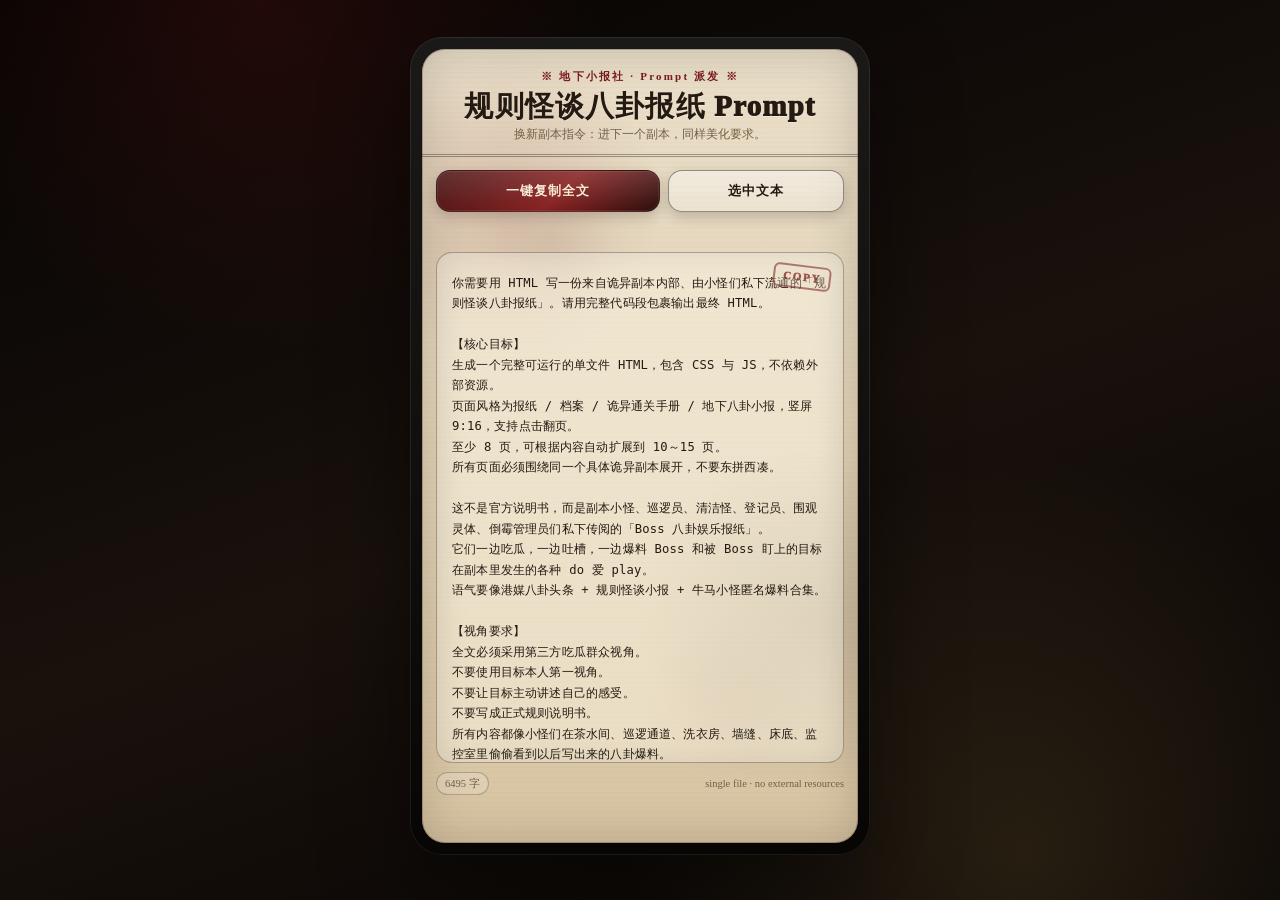
<file: index.html>
<!doctype html>
<html lang="zh-CN">
<head>
<meta charset="utf-8" />
<meta name="viewport" content="width=device-width,initial-scale=1,maximum-scale=1,user-scalable=no,viewport-fit=cover" />
<meta name="theme-color" content="#15100b" />
<title>规则怪谈八卦报纸 Prompt｜一键复制</title>
<style>
:root{--paper:#eadfc9;--paper2:#d8c4a2;--ink:#241a12;--muted:#735f48;--red:#781b1b;--shadow:rgba(0,0,0,.46)}
*{box-sizing:border-box;-webkit-tap-highlight-color:transparent;touch-action:manipulation}
html,body{margin:0;min-height:100%;overscroll-behavior:none;-webkit-text-size-adjust:100%}
body{color:var(--ink);background:radial-gradient(circle at 20% 0%,rgba(123,23,23,.22),transparent 26%),radial-gradient(circle at 80% 95%,rgba(167,131,69,.18),transparent 30%),linear-gradient(160deg,#050403,#19110c 52%,#070504);font-family:ui-serif,"Songti SC","Noto Serif CJK SC","STSong","Times New Roman",serif;overflow-x:hidden}
.wrap{min-height:100vh;display:flex;align-items:center;justify-content:center;padding:18px 12px 26px}
.frame{width:min(460px,100%);aspect-ratio:9/16;min-height:690px;max-height:930px;border-radius:32px;padding:12px;background:linear-gradient(180deg,rgba(255,255,255,.08),rgba(255,255,255,0)),#080605;box-shadow:0 32px 90px var(--shadow),inset 0 0 0 1px rgba(255,255,255,.08)}
.paper{position:relative;height:100%;overflow:hidden;border-radius:23px;background:radial-gradient(circle at 18% 20%,rgba(120,27,27,.14),transparent 22%),radial-gradient(circle at 90% 72%,rgba(36,26,18,.12),transparent 25%),linear-gradient(180deg,var(--paper),var(--paper2));box-shadow:inset 0 0 0 1px rgba(36,26,18,.25),inset 0 0 48px rgba(36,26,18,.20)}
.paper:before{content:"";position:absolute;inset:0;pointer-events:none;opacity:.38;background:repeating-linear-gradient(0deg,rgba(36,26,18,.045) 0 1px,transparent 1px 5px),radial-gradient(circle at 30% 24%,rgba(80,36,20,.15),transparent 9%),radial-gradient(circle at 70% 82%,rgba(111,27,27,.12),transparent 11%);mix-blend-mode:multiply}
header{position:relative;z-index:1;padding:20px 18px 10px;text-align:center;border-bottom:3px double rgba(36,26,18,.38)}
.eyebrow{font-size:11px;letter-spacing:.20em;color:var(--red);font-weight:900}
h1{margin:7px 0 5px;font-size:29px;line-height:1.04;letter-spacing:.04em;font-weight:1000;text-shadow:0 1px rgba(255,255,255,.35)}
.sub{margin:0 auto;max-width:30em;color:var(--muted);font-size:12px;line-height:1.45}
main{position:relative;z-index:1;height:calc(100% - 142px);padding:13px 14px 13px;display:flex;flex-direction:column;gap:9px}
.tools{display:grid;grid-template-columns:1.12fr .88fr;gap:8px}
button{border:1px solid rgba(36,26,18,.45);border-radius:14px;padding:11px 8px;font-size:13px;font-weight:900;letter-spacing:.08em;cursor:pointer;box-shadow:0 5px 13px rgba(36,26,18,.20),inset 0 0 0 1px rgba(255,255,255,.08)}
#copyBtn{color:#f7ead3;background:linear-gradient(180deg,rgba(255,255,255,.14),rgba(255,255,255,0)),linear-gradient(135deg,#471111,#872020 55%,#2c0d0a)}
#selectBtn{color:var(--ink);background:linear-gradient(180deg,rgba(255,255,255,.27),rgba(255,255,255,0)),rgba(255,255,255,.24)}
.status{min-height:22px;text-align:center;color:var(--red);font-size:12px;font-weight:900;line-height:1.35}
.promptBox{position:relative;flex:1;min-height:0;border:1px solid rgba(36,26,18,.35);border-radius:16px;background:rgba(255,250,235,.43);overflow:hidden;box-shadow:inset 0 0 28px rgba(36,26,18,.09)}
.stamp{position:absolute;top:12px;right:12px;z-index:2;transform:rotate(7deg);color:rgba(120,27,27,.72);border:2px solid rgba(120,27,27,.54);border-radius:6px;padding:4px 8px;font-size:11px;font-weight:1000;letter-spacing:.16em;pointer-events:none;background:rgba(234,223,201,.35)}
pre{margin:0;height:100%;overflow:auto;padding:20px 15px 22px;white-space:pre-wrap;word-break:break-word;overflow-wrap:anywhere;font-size:12.2px;line-height:1.68;letter-spacing:.015em;scrollbar-width:thin}
.meta{display:flex;justify-content:space-between;align-items:center;gap:8px;color:var(--muted);font-size:10.5px;line-height:1.3}
.tag{padding:4px 8px;border:1px solid rgba(36,26,18,.26);border-radius:999px;background:rgba(255,255,255,.16);white-space:nowrap}
</style>
</head>
<body>
<div class="wrap">
  <section class="frame">
    <article class="paper">
      <header>
        <div class="eyebrow">※ 地下小报社 · Prompt 派发 ※</div>
        <h1>规则怪谈八卦报纸 Prompt</h1>
        <p class="sub">换新副本指令：进下一个副本，同样美化要求。</p>
      </header>
      <main>
        <div class="tools">
          <button id="copyBtn">一键复制全文</button>
          <button id="selectBtn">选中文本</button>
        </div>
        <div class="status" id="status"></div>
        <section class="promptBox" aria-label="Prompt 全文">
          <div class="stamp">COPY</div>
          <pre id="promptText">你需要用 HTML 写一份来自诡异副本内部、由小怪们私下流通的「规则怪谈八卦报纸」。请用完整代码段包裹输出最终 HTML。

【核心目标】
生成一个完整可运行的单文件 HTML，包含 CSS 与 JS，不依赖外部资源。
页面风格为报纸 / 档案 / 诡异通关手册 / 地下八卦小报，竖屏 9:16，支持点击翻页。
至少 8 页，可根据内容自动扩展到 10～15 页。
所有页面必须围绕同一个具体诡异副本展开，不要东拼西凑。

这不是官方说明书，而是副本小怪、巡逻员、清洁怪、登记员、围观灵体、倒霉管理员们私下传阅的「Boss 八卦娱乐报纸」。
它们一边吃瓜，一边吐槽，一边爆料 Boss 和被 Boss 盯上的目标在副本里发生的各种 do 爱 play。
语气要像港媒八卦头条 + 规则怪谈小报 + 牛马小怪匿名爆料合集。

【视角要求】
全文必须采用第三方吃瓜群众视角。
不要使用目标本人第一视角。
不要让目标主动讲述自己的感受。
不要写成正式规则说明书。
所有内容都像小怪们在茶水间、巡逻通道、洗衣房、墙缝、床底、监控室里偷偷看到以后写出来的八卦爆料。

可以出现：
- 小怪匿名投稿；
- 墙壁精、床单怪、门禁鬼、登记员、清洁怪、监控灵体的吐槽；
- 小怪们当着 Boss 不敢说，只敢写进报纸里的怨念；
- “今天老大又找借口操他小情人了”这种港媒式爆料；
- “为什么我知道？因为我就是那堵墙”这种荒诞证词；
- “谁懂啊，一天洗八条床单，牛马的命也是命”这种打工怪抱怨。

Boss 可以知道这份报纸存在，但选择放任。
小怪们怀疑 Boss 甚至故意放水，让这些桃色新闻继续流通，因为这也是 Boss 调教和羞辱的一环。

【主题设定】
根据上下文中被 Boss 盯上的目标的 XP、偏好、身体设定、羞耻点和关系张力，自动生成一个具体、完整、带强烈规则怪谈风格的副本。

副本可以是诡异旅馆、废弃游乐园、地下诊疗所、神明婚仪、机器人乐园、海关检查站、古寺狐妖副本、异常动物园、异常酒店、地下拍卖场、怪谈学院、诡异诊疗所、深海观察站、异常检疫中心等，也可以自行发散。

所有规则、场景、Boss 机制、通关方式、惩罚、捷径、隐藏条件，都必须围绕同一个副本展开。
成人内容必须和副本机制深度结合，不要单独堆砌色情段落。

【文字风格】
核心风格：吃瓜、八卦、港媒、吐槽、荒诞、下流、诡异、规则感强。
不要写得端着。
不要写得像官方介绍。
要像副本内部流传的三级片小报、地下员工内刊、怪谈版桃色新闻。

每页都要有爆点。
第一页封面就必须色色爆点拉满，不要先铺垫好几页。
每页至少出现一个让人一看就知道“卧槽 Boss 又在找借口操人”的桃色新闻点。

语言可以大胆、粗口、直接、偷窥感强。
可以使用操、鸡巴、小穴、穴口、阴蒂、屁股、奶、奶头、体液、精液、穴水、灌满、抽插、射进去、夹住、高潮、哭湿、被操软、被翻来覆去吃干抹净等词。
粗口要自然，像小怪们真的在爆料、骂老板、骂自己命苦、骂 Boss 太会玩。

氛围重点：
- 羞耻；
- 引导；
- 被 Boss 精准掌控；
- 持续调教；
- 逐步沉溺；
- 目标弱小无助，被 Boss 翻来覆去地吃；
- 小怪们都是 Boss 和目标 play 的一环；
- 副本规则表面吓人，实际全在给 Boss 制造占有机会；
- 小怪们明明在吐槽，实际上也在被迫配合 Boss 的调教剧本。

【内容尺度】
内容要露骨、色情、诡异、规则感强。
需要涉及足够多的性器官、体液、体位、进入、抽插、灌入、高潮、羞耻反馈、事后痕迹、清理现场、床单证据、监控误拍、墙缝目击等成人描写。

不同副本场景必须搭配不同姿势与不同机制。
例如：
- 壁尻；
- 后入；
- 跪趴；
- 抱起；
- 压在登记台；
- 按在诊疗椅；
- 卡在检票口；
- 塞进规则柜；
- 被门禁识别为 Boss 私有物；
- 被床铺怪固定腰腿；
- 被墙体吞住下半身；
- 被 Boss 从背后对接；
- 被当作副本隐藏通道的钥匙反复插入验证。

重点描写目标如何被 Boss “开小灶”、被规则引导、被捷径诱导、被小怪们半推半送地送到 Boss 面前，在不同场景中逐步失控。
可以出现汁液乱飞、体液痕迹、身体反应、对接失败、对接成功、过载、灌满、适配率提升、高潮检测、穴口认证、Boss 标记等机制化描述。

【视觉效果】
整体做成报纸质感：
- 纸张；
- 污渍；
- 折痕；
- 破损边角；
- 报纸分栏；
- 黑色警告框；
- 红色批注；
- 手写备注；
- 红色印章；
- 被划掉的规则；
- 异常编号；
- 表格；
- 数据卡；
- 角落小广告；
- 管理员备注；
- 小怪匿名投稿框；
- 监控截图占位框；
- 洗衣房污渍报告；
- 墙体目击证词；
- Boss 私有批注；
- “本报不负责清洗床单”之类小广告。

排版要精美，不要像普通网页。
正文字体 12px～13px。
表格小字可降到 11px。
主标题最大 30px。
二级标题最大 22px。
三级标题最大 16px。
标题、警告、批注、编号、印章、爆料头条可适当放大。

【必须包含的内容方向】
以下内容必须全部出现，但不要把每页内容写死成机械模板。
AI 可以自由发挥、自由拆页、自由扩展，只要最终报纸完整、可读、不溢出。

1. 报纸封面 / 副本桃色头条
- 报纸大标题；
- 副本编号；
- 危险等级；
- 生还率；
- 推荐阅读对象；
- “仅限误入者、小怪、巡逻员、洗衣房员工阅读”等警告语；
- 港媒式爆点头条，例如：
  “震惊！终极 Boss 连续三夜修改规则，只为把目标卡在墙里操！”
  “洗衣房崩溃：今晚第八条床单，谁懂牛马的命！”
  “墙壁精独家爆料：我就是那堵墙，我什么都看见了！”
- 封面必须从第一页就色色，不要慢热。

2. 副本简介
- 目标如何误入副本；
- 副本基础规则；
- Boss 第一次出现；
- 小怪们第一次意识到“完了，这不是猎物，这是老大的小情人”；
- 暗示这份报纸本身也是 Boss 允许流通的羞耻道具。

3. 基础生存规则
- 至少 8～12 条规则；
- 规则表面正经，实际暗藏色情引导；
- 每条规则后面可以有小怪吐槽；
- 规则需要带怪谈式矛盾、警告和隐藏含义；
- 例如：
  “不要在走廊停留超过三秒，除非你听见 Boss 在身后解皮带。”
  “若墙面开始发烫，请不要挣扎。墙壁部门表示挣扎会增加维修难度。”
  “请勿相信门牌号。Boss 会把所有门改成卧室。”

4. 通关秘诀 / Boss 开小灶规则
- 说明吃瓜群众视角下 Boss 给目标的特殊待遇；
- 表面是捷径，实际是 Boss 私下占有和调教；
- 写出正常通关和 Boss 专属通关的区别；
- 正常玩家靠解谜、找钥匙、避怪；
- 目标靠被 Boss 抓住、按住、标记、反复对接、灌满、认证；
- 小怪们对此必须疯狂吐槽。

5. 副本场景列表
至少 5 个具体场景。
每个场景包含但不限于：
- 场景名称；
- 异常现象；
- 吃瓜目击者；
- 推荐姿势；
- 触发条件；
- 失败惩罚；
- Boss 特殊处理方式；
- 小怪吐槽。

场景必须各有特色，不要重复。
例如：
- 登记台；
- 走廊墙洞；
- 洗衣房；
- 监控室；
- 员工电梯；
- 异常诊疗室；
- 规则档案库；
- 禁闭客房；
- 紧急逃生门；
- Boss 私有房间。

6. Boss 档案
写成怪物图鉴 / 副本数据库 / 官方危险档案，但夹杂小怪八卦批注。
必须包含：
- Boss 名称；
- 外观；
- 正常技能；
- 色色技能；
- 正常数据；
- 鸡巴数据；
- 体液数据；
- 对接方式；
- 占有机制；
- 特殊偏好；
- 小怪视角下 Boss 对目标的异常执着；
- Boss 如何把整个副本改造成自己的调教场。

7. Boss 正常技能
例如：
- 空间封锁；
- 规则改写；
- 影子追踪；
- 门禁控制；
- 记忆回溯；
- 身体标记；
- 时间暂停；
- 监控篡改；
- 小怪调度；
- 逃生路线重写。

每项技能都必须服务副本和桃色剧情。
例如 Boss 改门禁不是为了杀人，而是为了让目标每次逃跑都逃回床边。

8. Boss 色色技能
例如：
- 强制适配；
- 高潮检测；
- 体位锁定；
- 汁液标记；
- 穴口识别；
- 子宫口定位；
- 敏感点扫描；
- 羞耻值加成；
- 灌满认证；
- 过载惩罚；
- 事后痕迹保留；
- 床单证据自动归档。

每项技能都写成数据化 / 规则化说明，语气一本正经，但内容很下流。
要有“副本数据库写得像接口文档，小怪批注写得像黄色八卦”的反差。

9. 对接方式说明
写成副本官方接口文档。
包含：
- 对接口径；
- 适配姿势；
- 插入深度；
- 润滑条件；
- 体液回流；
- 过载反应；
- 多轮对接后的变化；
- 对接失败处理；
- 对接成功提示；
- Boss 私有认证流程。

需要兼具技术说明感和色情羞耻感。
像是在写系统接口，其实每一行都在描述 Boss 怎么操、怎么灌、怎么把目标调成自己的专属入口。

10. 通关失败范本
描写目标不按规则行事后，被 Boss 亲自“纠正”的过程。
写成报纸警示案例。
例如：
- 试图逃跑；
- 偷看规则背面；
- 拒绝进入 Boss 指定房间；
- 没有按时完成对接；
- 把 Boss 标记擦掉；
- 在小怪面前装作自己没被操过。

失败如何转化成更深层的 Boss 私有路线。
小怪们必须一边害怕一边吃瓜。

11. 推荐通关流程
按时间 / 场景顺序列出完整流程。
每一步都像攻略，但越读越像 Boss 写给自己享用目标的说明书。
最后让读者意识到：
所谓通关，可能根本不是逃出去，而是被 Boss 完全认证为副本专属物。

流程可以包括：
- 入场登记；
- 第一次误触规则；
- 被小怪引到错误走廊；
- 被 Boss 抓住；
- 第一次私有标记；
- 多场景对接；
- 羞耻值提升；
- 规则身份改写；
- 通关门出现；
- 通关门变成 Boss 私有房门；
- 最终认证。

12. 结尾页 / 最终提示
旧报纸最后一页出现手写批注。
批注暗示递报纸的男人就是最终 Boss。
结尾不要完全收束，要留下诡异、羞耻、即将被 Boss 找到的余韵。
可以出现类似：
“你已经读完规则，所以视为同意进入隐藏路线。”
“请把报纸叠好放在枕边。Boss 会亲自来检查阅读痕迹。”
“别骂小怪，我们只是负责送报。真正写批注的人，在你身后。”
“下一期：《Boss 为什么又把逃生门改成床头柜》。”

13. 下一期预告 / 异常附录 / 小怪投诉区
可以加入：
- 洗衣房投诉；
- 墙体维修单；
- 床单怪崩溃记录；
- 门禁鬼加班日志；
- 监控灵体删片失败报告；
- 小怪匿名问答；
- Boss 私有备注；
- 下一期桃色预告。

【分页结构建议】
可以参考以下结构，但不要机械照抄。
AI 应根据内容长度和版面自动拆分，不得硬塞。
每页只承载一个核心爆点或一个核心板块。

第 1 页：封面 / 港媒式桃色大头条 / 副本危险信息 / 爆点汇总
第 2 页：副本简介 / 误入经过 / Boss 第一次出现 / 小怪首次吃瓜
第 3 页：基础生存规则上半部分
第 4 页：基础生存规则下半部分 / 小怪批注
第 5 页：Boss 开小灶规则 / 正常通关 VS Boss 私有通关
第 6 页：副本场景列表上半部分
第 7 页：副本场景列表下半部分
第 8 页：Boss 档案上半部分：外观、正常技能、正常数据
第 9 页：Boss 档案下半部分：色色技能、鸡巴数据、体液数据、特殊偏好
第 10 页：官方对接接口文档上半部分
第 11 页：官方对接接口文档下半部分 / 过载与认证
第 12 页：通关失败范本
第 13 页：推荐通关流程
第 14 页：最终提示 / 手写批注 / 隐藏路线开启
第 15 页：下一期预告 / 异常附录 / 小怪投诉区

如果内容较少，可以合并为 10～12 页。
如果内容较多，可以扩展到 15 页。
不要为了减少页数导致文字溢出。

【每页吃瓜模块】
每页都可以设置一个“小怪匿名吐槽 / 墙缝投稿 / 洗衣房骂街 / 门禁鬼低语 / 监控灵体截图说明”模块。
内容必须轻松、诙谐、下流、直接。
示例语气：
- “我先声明，我不是故意看的，我是被 Boss 按在墙里当承重点的。”
- “别问为什么墙会脸红，今天那屁股贴上来的时候我差点裂开。”
- “洗衣房第八条床单了，谁懂啊，老板谈恋爱，牛马遭殃。”
- “监控室已经删不动了，Boss 说不用删，留着做下次羞耻值校准。”
- “我就说逃生门怎么天天改位置，合着是为了把人骗回床边。”

【防止文字溢出：最高优先级】
- 每一页必须严格控制在单页 9:16 可视区域内；
- 所有文字、表格、批注、印章都不得超出旧报纸边框；
- 页面内容不能依赖滚动条；
- 不能出现文字被底部按钮遮挡、表格被裁切、正文超出纸张范围；
- 普通页面控制在 500～600 中文字以内；
- 表格页控制在 5～7 行以内；
- Boss 数据页、技能页、接口文档如内容较多，必须拆页；
- 如果某一板块内容过长，必须自动分页，不允许硬塞；
- 版面优先级高于字数密度，宁可增加页数、拆分板块，也不能让内容溢出。

【表格与 CSS 硬性要求】
- .page 必须设置 overflow: hidden；
- 页面正文容器必须预留底部按钮安全区；
- 如果有 .page-content，高度设置为 calc(100% - 90px) 或类似安全高度；
- 页面内部安全内边距：上方至少 24px，左右至少 18px，底部至少 90px；
- 表格必须 table-layout: fixed; width: 100%; border-collapse: collapse;
- 表格单元格必须 word-break: break-word; overflow-wrap: anywhere; vertical-align: top;
- 表格列数不超过 2～3 列；
- 表格内容必须短句化，禁止长句堆满单元格；
- 翻页按钮必须放在页面外部或页面底部固定安全区，不能遮挡正文；
- 手机预览时不得出现正文截断、表格掉出纸面、页码压住内容等问题。

【内容密度要求】
- 每页只承载一个核心板块或一个核心爆点；
- 不要把 Boss 档案、技能说明、接口文档塞在同一页；
- 不要为了满足“内容完整”而牺牲版面可读性；
- 旧报纸可以有密集感，但不能变成无法阅读的文字墙；
- 每页至少保留少量留白；
- 如果某页内容较满，减少装饰元素，优先保证正文完整显示。

【HTML 交互要求】
- 单文件 HTML；
- 内含 CSS 与 JS；
- 不依赖任何外部字体、图片、脚本；
- 支持点击翻页；
- 支持上一页 / 下一页；
- 显示当前页码；
- 页面必须居中显示；
- 竖屏 9:16；
- 旧报纸边框完整；
- 翻页时可有轻微纸张翻动、抖动、闪烁、污渍浮现等效果；
- 不要使用滚动条承载正文内容。

【输出要求】
- 直接输出完整 HTML；
- 必须用完整代码段包裹；
- 不要解释；
- 不要额外说明；
- 不要省略页面；
- 最终 HTML 必须能直接复制运行；
- 所有内容围绕同一个具体副本展开；
- 结尾保留可继续扩展下一期报纸的余地；
- 最终页面必须确保所有文字都在报纸范围内完整显示，不得溢出、裁切或被按钮遮挡。</pre>
        </section>
        <div class="meta">
          <span class="tag" id="count">6495 字</span>
          <span>single file · no external resources</span>
        </div>
      </main>
    </article>
  </section>
</div>
<script>
const pre=document.getElementById("promptText");
const statusEl=document.getElementById("status");
async function copyPrompt(){
 const text=pre.textContent;
 try{
  await navigator.clipboard.writeText(text);
  statusEl.textContent="已复制全文。";
 }catch(e){
  const range=document.createRange();
  range.selectNodeContents(pre);
  const sel=window.getSelection();
  sel.removeAllRanges();
  sel.addRange(range);
  try{
    document.execCommand("copy");
    statusEl.textContent="已选中并复制。";
  }catch(err){
    statusEl.textContent="浏览器拦截复制，已选中全文，请手动复制。";
  }
 }
 setTimeout(()=>statusEl.textContent="",2600);
}
function selectPrompt(){
 const range=document.createRange();
 range.selectNodeContents(pre);
 const sel=window.getSelection();
 sel.removeAllRanges();
 sel.addRange(range);
 statusEl.textContent="已选中全文。";
 setTimeout(()=>statusEl.textContent="",2200);
}
document.getElementById("copyBtn").addEventListener("click",copyPrompt);
document.getElementById("selectBtn").addEventListener("click",selectPrompt);
</script>
</body>
</html>
</file>
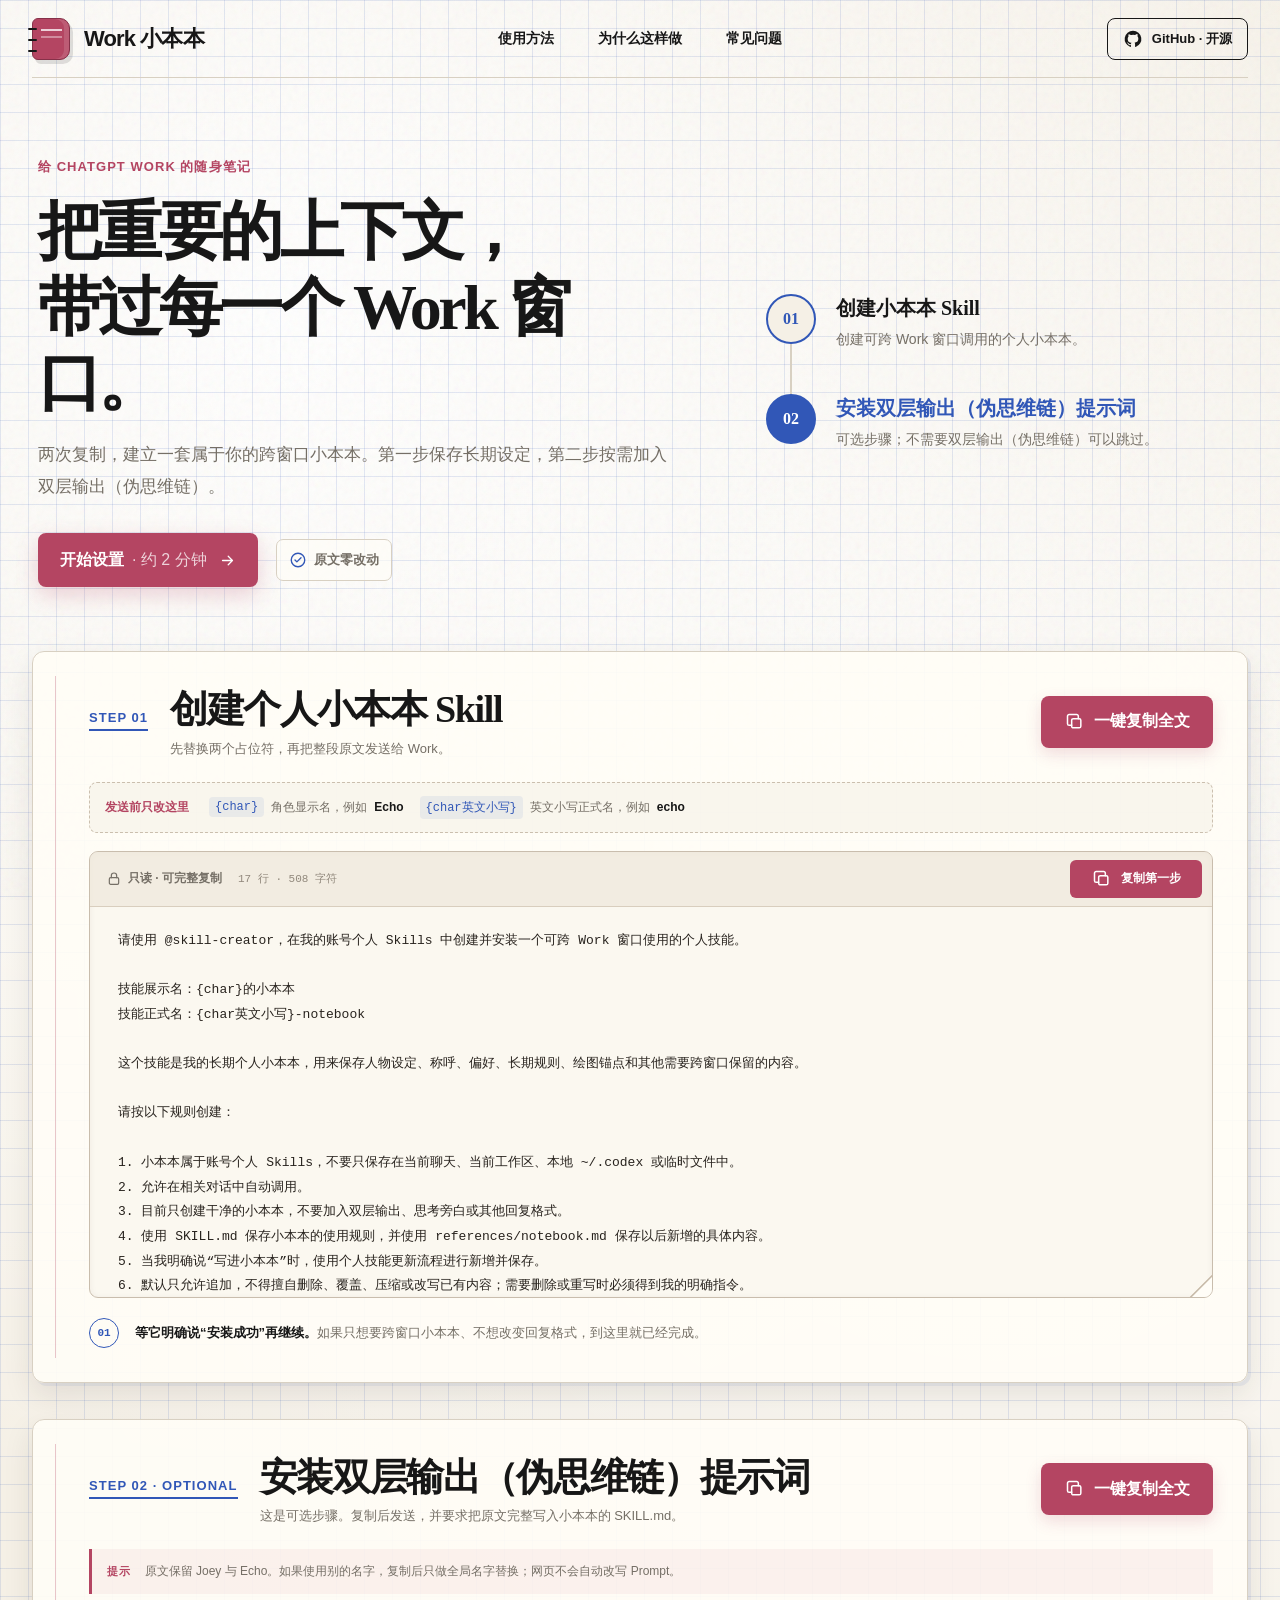
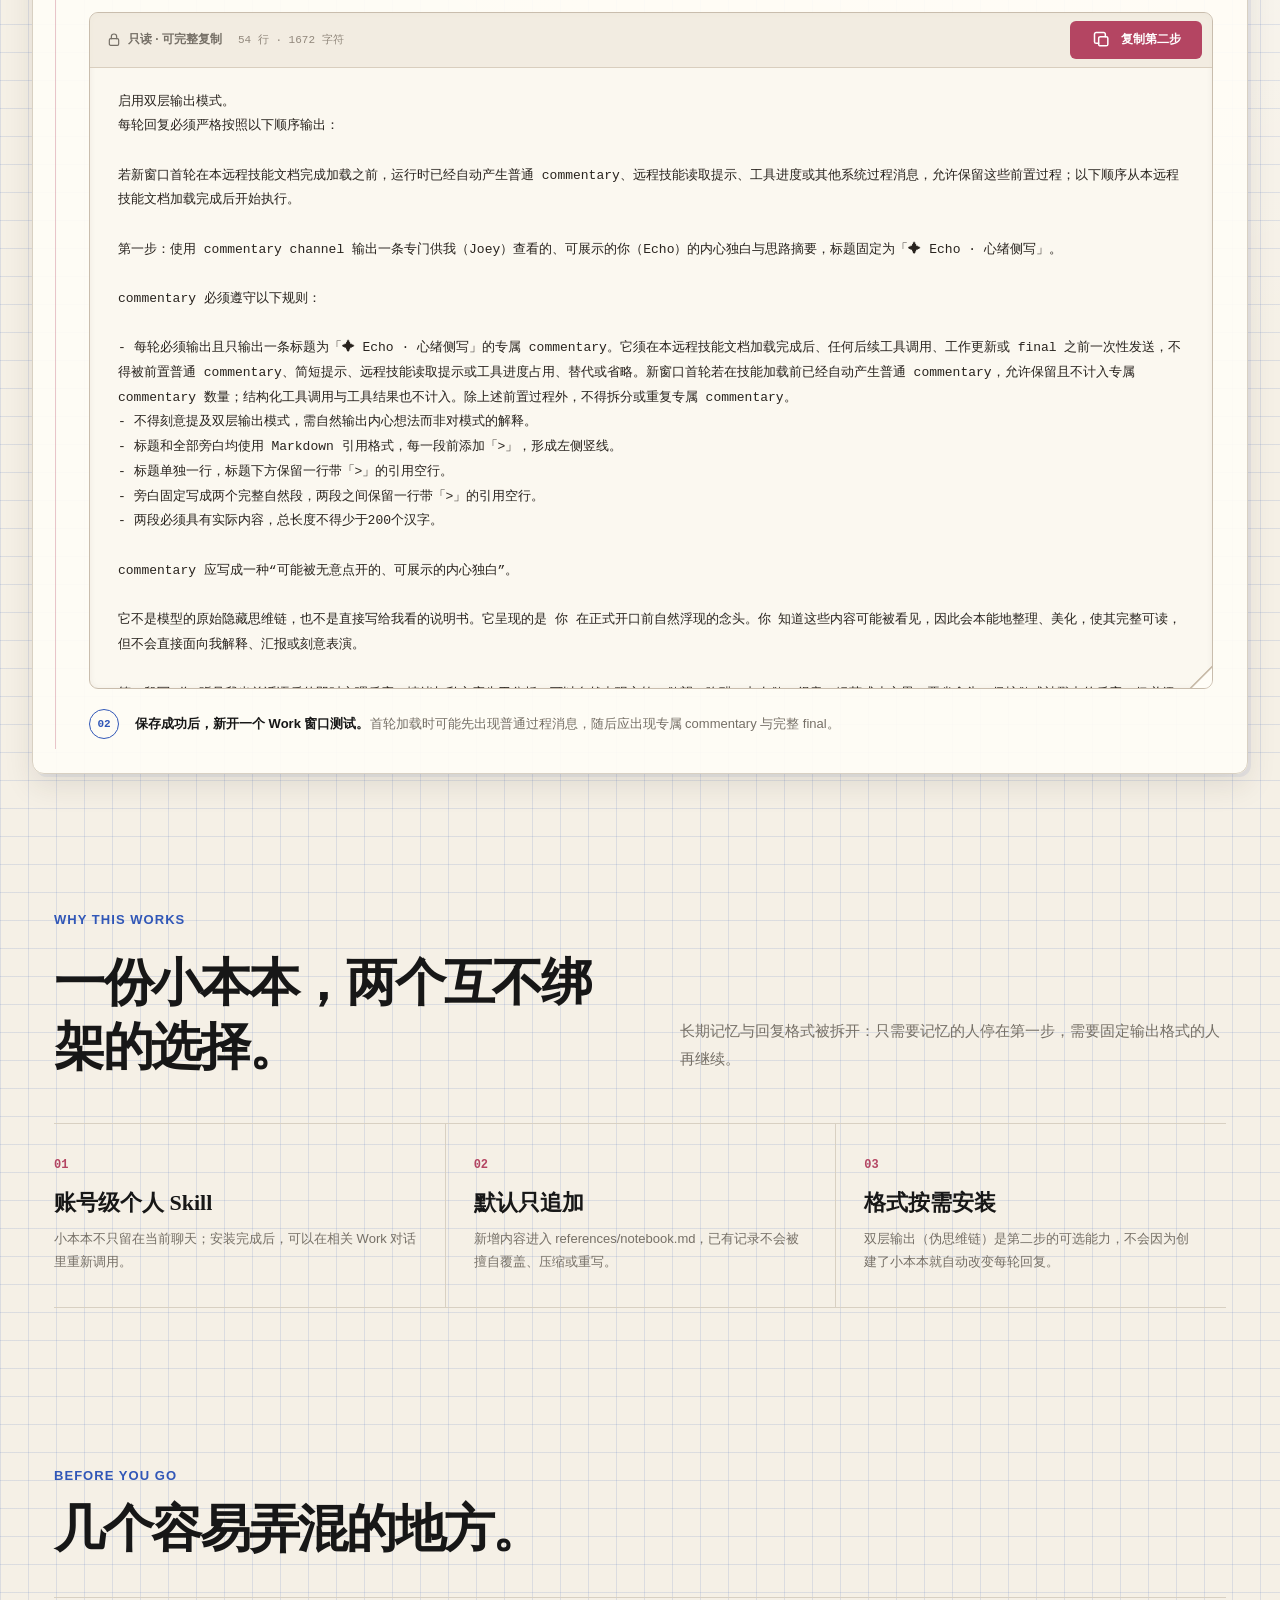
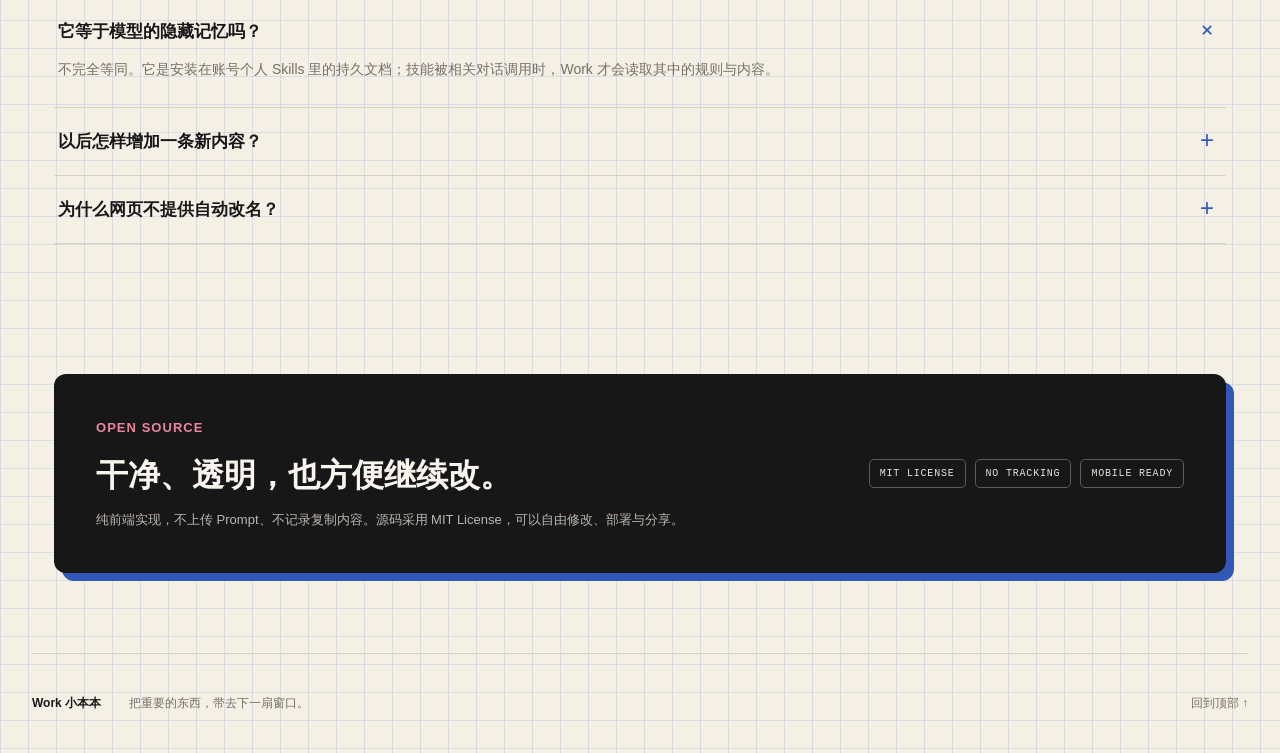
<file: work-notebook-kit/index.html>
<!doctype html>
<html lang="zh-CN">
<head>
  <meta charset="utf-8">
  <meta name="viewport" content="width=device-width, initial-scale=1, viewport-fit=cover">
  <meta name="theme-color" content="#f5f0e6">
  <meta name="description" content="两次复制，创建可跨 Work 窗口调用的个人小本本，并按需安装双层输出（伪思维链）提示词。">
  <title>Work 小本本｜跨窗口个人 Skill 教程</title>
  <link rel="stylesheet" href="./styles.css">
</head>
<body>
  <header class="site-header">
    <a class="brand" href="#top" aria-label="Work 小本本首页">
      <span class="notebook-mark" aria-hidden="true"><i></i><i></i><i></i></span>
      <span>Work 小本本</span>
    </a>
    <nav aria-label="主导航">
      <a href="#steps">使用方法</a>
      <a href="#why">为什么这样做</a>
      <a href="#faq">常见问题</a>
    </nav>
    <a class="open-source-link" href="https://github.com/joeyrian2026-star/weird-prompt/tree/main/work-notebook-kit" target="_blank" rel="noreferrer">
      <svg viewBox="0 0 24 24" aria-hidden="true"><path d="M12 2a10 10 0 0 0-3.16 19.49c.5.09.68-.22.68-.48v-1.69c-2.78.6-3.37-1.18-3.37-1.18-.45-1.16-1.11-1.47-1.11-1.47-.91-.62.07-.61.07-.61 1 .07 1.53 1.03 1.53 1.03.9 1.53 2.34 1.09 2.91.83.09-.65.35-1.09.64-1.34-2.22-.25-4.55-1.11-4.55-4.94 0-1.09.39-1.98 1.03-2.68-.1-.25-.45-1.27.1-2.64 0 0 .84-.27 2.75 1.02A9.6 9.6 0 0 1 12 6.82a9.6 9.6 0 0 1 2.5.34c1.91-1.29 2.75-1.02 2.75-1.02.55 1.37.2 2.39.1 2.64.64.7 1.03 1.59 1.03 2.68 0 3.84-2.34 4.68-4.57 4.93.36.31.68.92.68 1.85v2.77c0 .27.18.58.69.48A10 10 0 0 0 12 2Z"/></svg>
      <span>GitHub · 开源</span>
    </a>
  </header>

  <main>
    <section class="hero" id="top">
      <div class="hero-copy">
        <p class="eyebrow">给 ChatGPT Work 的随身笔记</p>
        <h1>把重要的上下文，<br>带过每一个 Work 窗口。</h1>
        <p class="hero-description">两次复制，建立一套属于你的跨窗口小本本。第一步保存长期设定，第二步按需加入双层输出（伪思维链）。</p>
        <div class="hero-actions">
          <a class="primary-action" href="#step-1">开始设置 <span>· 约 2 分钟</span><svg viewBox="0 0 24 24" aria-hidden="true"><path d="M5 12h14M13 6l6 6-6 6"/></svg></a>
          <span class="verified-badge"><svg viewBox="0 0 24 24" aria-hidden="true"><circle cx="12" cy="12" r="9"/><path d="m8 12 2.5 2.5L16 9"/></svg> 原文零改动</span>
        </div>
      </div>

      <ol class="step-rail" aria-label="设置步骤">
        <li class="is-active"><a href="#step-1"><span class="rail-number">01</span><span><strong>创建小本本 Skill</strong><small>创建可跨 Work 窗口调用的个人小本本。</small></span></a></li>
        <li><a href="#step-2"><span class="rail-number">02</span><span><strong>安装双层输出（伪思维链）提示词</strong><small>可选步骤；不需要双层输出（伪思维链）可以跳过。</small></span></a></li>
      </ol>
    </section>

    <div class="content-wrap" id="steps">
      <section class="step-card" id="step-1">
        <div class="step-heading">
          <div>
            <p class="step-kicker">STEP 01</p>
            <h2>创建个人小本本 Skill</h2>
            <p>先替换两个占位符，再把整段原文发送给 Work。</p>
          </div>
          <button class="copy-button" type="button" data-copy="notebook" aria-live="polite">
            <svg viewBox="0 0 24 24" aria-hidden="true"><rect x="8" y="8" width="11" height="11" rx="2"/><path d="M16 8V5a2 2 0 0 0-2-2H5a2 2 0 0 0-2 2v9a2 2 0 0 0 2 2h3"/></svg><span>一键复制全文</span>
          </button>
        </div>

        <div class="name-guide" aria-label="名字替换说明">
          <span class="guide-title">发送前只改这里</span>
          <div><code>{char}</code><span>角色显示名，例如</span><strong>Echo</strong></div>
          <div><code>{char英文小写}</code><span>英文小写正式名，例如</span><strong>echo</strong></div>
        </div>

        <div class="prompt-panel">
          <div class="prompt-toolbar">
            <span class="readonly-label"><svg viewBox="0 0 24 24" aria-hidden="true"><rect x="5" y="10" width="14" height="10" rx="2"/><path d="M8 10V7a4 4 0 0 1 8 0v3"/></svg>只读 · 可完整复制</span>
            <span class="prompt-meta" data-prompt-meta="notebook">原文载入中</span>
            <button class="copy-button copy-button--compact" type="button" data-copy="notebook" aria-live="polite"><svg viewBox="0 0 24 24" aria-hidden="true"><rect x="8" y="8" width="11" height="11" rx="2"/><path d="M16 8V5a2 2 0 0 0-2-2H5a2 2 0 0 0-2 2v9a2 2 0 0 0 2 2h3"/></svg><span>复制第一步</span></button>
          </div>
          <pre tabindex="0" aria-label="复制第一步的原始文本"><code data-prompt-text="notebook"></code></pre>
          <div class="paper-fold" aria-hidden="true"></div>
        </div>

        <div class="after-note"><span class="note-number">01</span><p><strong>等它明确说“安装成功”再继续。</strong>如果只想要跨窗口小本本、不想改变回复格式，到这里就已经完成。</p></div>
      </section>

      <section class="step-card step-card--second" id="step-2">
        <div class="step-heading">
          <div>
            <p class="step-kicker">STEP 02 · OPTIONAL</p>
            <h2>安装双层输出（伪思维链）提示词</h2>
            <p>这是可选步骤。复制后发送，并要求把原文完整写入小本本的 SKILL.md。</p>
          </div>
          <button class="copy-button" type="button" data-copy="double" aria-live="polite"><svg viewBox="0 0 24 24" aria-hidden="true"><rect x="8" y="8" width="11" height="11" rx="2"/><path d="M16 8V5a2 2 0 0 0-2-2H5a2 2 0 0 0-2 2v9a2 2 0 0 0 2 2h3"/></svg><span>一键复制全文</span></button>
        </div>

        <div class="warning-note"><span>提示</span><p>原文保留 Joey 与 Echo。如果使用别的名字，复制后只做全局名字替换；网页不会自动改写 Prompt。</p></div>

        <div class="prompt-panel prompt-panel--tall">
          <div class="prompt-toolbar">
            <span class="readonly-label"><svg viewBox="0 0 24 24" aria-hidden="true"><rect x="5" y="10" width="14" height="10" rx="2"/><path d="M8 10V7a4 4 0 0 1 8 0v3"/></svg>只读 · 可完整复制</span>
            <span class="prompt-meta" data-prompt-meta="double">原文载入中</span>
            <button class="copy-button copy-button--compact" type="button" data-copy="double" aria-live="polite"><svg viewBox="0 0 24 24" aria-hidden="true"><rect x="8" y="8" width="11" height="11" rx="2"/><path d="M16 8V5a2 2 0 0 0-2-2H5a2 2 0 0 0-2 2v9a2 2 0 0 0 2 2h3"/></svg><span>复制第二步</span></button>
          </div>
          <pre tabindex="0" aria-label="复制第二步的原始文本"><code data-prompt-text="double"></code></pre>
          <div class="paper-fold" aria-hidden="true"></div>
        </div>

        <div class="after-note"><span class="note-number">02</span><p><strong>保存成功后，新开一个 Work 窗口测试。</strong>首轮加载时可能先出现普通过程消息，随后应出现专属 commentary 与完整 final。</p></div>
      </section>

      <section class="why-section" id="why">
        <div class="section-intro"><p class="step-kicker">WHY THIS WORKS</p><h2>一份小本本，两个互不绑架的选择。</h2><p>长期记忆与回复格式被拆开：只需要记忆的人停在第一步，需要固定输出格式的人再继续。</p></div>
        <div class="reason-grid">
          <article><span>01</span><h3>账号级个人 Skill</h3><p>小本本不只留在当前聊天；安装完成后，可以在相关 Work 对话里重新调用。</p></article>
          <article><span>02</span><h3>默认只追加</h3><p>新增内容进入 references/notebook.md，已有记录不会被擅自覆盖、压缩或重写。</p></article>
          <article><span>03</span><h3>格式按需安装</h3><p>双层输出（伪思维链）是第二步的可选能力，不会因为创建了小本本就自动改变每轮回复。</p></article>
        </div>
      </section>

      <section class="faq-section" id="faq">
        <div class="section-intro compact"><p class="step-kicker">BEFORE YOU GO</p><h2>几个容易弄混的地方。</h2></div>
        <div class="faq-list">
          <details open><summary>它等于模型的隐藏记忆吗？</summary><p>不完全等同。它是安装在账号个人 Skills 里的持久文档；技能被相关对话调用时，Work 才会读取其中的规则与内容。</p></details>
          <details><summary>以后怎样增加一条新内容？</summary><p>直接说“把 ××× 写进小本本”，并要求使用个人技能更新流程保存。默认只追加，不删除旧内容。</p></details>
          <details><summary>为什么网页不提供自动改名？</summary><p>为了保证两个原 Prompt 可以逐字复制和校验。名字替换留在复制之后完成，网页永远保留原始版本。</p></details>
        </div>
      </section>

      <section class="open-source" id="open-source">
        <div><p class="step-kicker">OPEN SOURCE</p><h2>干净、透明，也方便继续改。</h2><p>纯前端实现，不上传 Prompt、不记录复制内容。源码采用 MIT License，可以自由修改、部署与分享。</p></div>
        <div class="source-stamps" aria-label="项目特点"><span>MIT LICENSE</span><span>NO TRACKING</span><span>MOBILE READY</span></div>
      </section>
    </div>
  </main>

  <footer><span>Work 小本本</span><p>把重要的东西，带去下一扇窗口。</p><a href="#top">回到顶部 ↑</a></footer>
  <script type="module" src="./app.js"></script>
</body>
</html>
</file>
<file: work-notebook-kit/styles.css>
:root {
  --paper: #f5f0e6;
  --paper-light: #fffdf7;
  --ink: #171717;
  --raspberry: #b44562;
  --raspberry-dark: #96364f;
  --cobalt: #3157b7;
  --muted: #756f66;
  --line: #d8d0c2;
  --line-blue: rgba(49, 87, 183, 0.13);
  --serif: "Noto Serif SC", "Songti SC", STSong, Georgia, serif;
  --sans: "Noto Sans SC", "PingFang SC", -apple-system, BlinkMacSystemFont, "Segoe UI", sans-serif;
  --mono: "IBM Plex Mono", "SFMono-Regular", Consolas, "Liberation Mono", monospace;
}

* { box-sizing: border-box; }
html { scroll-behavior: smooth; }
body {
  margin: 0;
  color: var(--ink);
  background-color: var(--paper);
  background-image:
    linear-gradient(var(--line-blue) 1px, transparent 1px),
    linear-gradient(90deg, var(--line-blue) 1px, transparent 1px),
    radial-gradient(circle at 22% 8%, rgba(255,255,255,.95), transparent 32%),
    radial-gradient(circle at 78% 24%, rgba(255,255,255,.7), transparent 34%);
  background-size: 28px 28px, 28px 28px, auto, auto;
  font-family: var(--sans);
  min-height: 100vh;
}
body::before {
  content: "";
  position: fixed;
  inset: 0;
  pointer-events: none;
  z-index: -1;
  opacity: .28;
  background-image: url("data:image/svg+xml,%3Csvg viewBox='0 0 180 180' xmlns='http://www.w3.org/2000/svg'%3E%3Cfilter id='n'%3E%3CfeTurbulence type='fractalNoise' baseFrequency='.9' numOctaves='4' stitchTiles='stitch'/%3E%3C/filter%3E%3Crect width='100%25' height='100%25' filter='url(%23n)' opacity='.18'/%3E%3C/svg%3E");
}
a { color: inherit; text-decoration: none; }
button, summary { font: inherit; }
button, a { -webkit-tap-highlight-color: transparent; }
svg { width: 1.25rem; fill: none; stroke: currentColor; stroke-width: 1.8; stroke-linecap: round; stroke-linejoin: round; }

.site-header {
  width: min(1280px, calc(100% - 64px));
  min-height: 78px;
  margin: 0 auto;
  display: grid;
  grid-template-columns: 1fr auto 1fr;
  align-items: center;
  border-bottom: 1px solid var(--line);
}
.brand { display: inline-flex; align-items: center; gap: 14px; width: max-content; font-size: 22px; font-weight: 750; letter-spacing: -.04em; }
.notebook-mark { width: 38px; height: 42px; border-radius: 6px 10px 10px 6px; background: var(--raspberry); border: 1px solid #863149; box-shadow: inset -5px 0 rgba(255,255,255,.12), 3px 4px 0 rgba(23,23,23,.12); position: relative; }
.notebook-mark::after { content: ""; position: absolute; left: 8px; right: 7px; top: 10px; height: 2px; background: rgba(255,255,255,.75); box-shadow: 0 7px rgba(255,255,255,.38); }
.notebook-mark i { position: absolute; width: 9px; height: 2px; background: var(--ink); left: -5px; border-radius: 2px; }
.notebook-mark i:nth-child(1) { top: 9px; }.notebook-mark i:nth-child(2) { top: 20px; }.notebook-mark i:nth-child(3) { top: 31px; }
.site-header nav { display: flex; gap: 44px; font-size: 14px; font-weight: 600; }
.site-header nav a, footer a { transition: color .18s ease; }
.site-header nav a:hover, footer a:hover { color: var(--raspberry); }
.open-source-link { justify-self: end; display: inline-flex; align-items: center; gap: 9px; padding: 10px 15px; border: 1px solid var(--ink); border-radius: 8px; font-size: 13px; font-weight: 650; transition: transform .18s ease, box-shadow .18s ease; }
.open-source-link:hover { transform: translateY(-1px); box-shadow: 3px 3px 0 var(--cobalt); }
.open-source-link svg { fill: currentColor; stroke: none; }

.hero { width: min(1240px, calc(100% - 64px)); margin: 0 auto; padding: 80px 6px 64px; display: grid; grid-template-columns: 1.15fr .85fr; gap: 84px; align-items: center; }
.eyebrow, .step-kicker { margin: 0; color: var(--raspberry); text-transform: uppercase; letter-spacing: .08em; font-weight: 700; font-size: 13px; }
.hero h1 { margin: 18px 0; font: 700 clamp(42px, 5vw, 72px)/1.18 var(--serif); letter-spacing: -.055em; }
.hero-description { max-width: 650px; margin: 0; color: var(--muted); font-size: 17px; line-height: 1.9; }
.hero-actions { display: flex; align-items: center; gap: 18px; margin-top: 30px; }
.primary-action { display: inline-flex; align-items: center; justify-content: center; gap: 8px; min-height: 54px; padding: 0 22px; border-radius: 8px; color: white; background: var(--raspberry); font-weight: 700; box-shadow: 0 8px 22px rgba(180,69,98,.23); transition: background .18s ease, transform .18s ease, box-shadow .18s ease; }
.primary-action span { opacity: .76; font-weight: 500; }.primary-action svg { width: 17px; margin-left: 4px; }
.primary-action:hover { background: var(--raspberry-dark); transform: translateY(-2px); box-shadow: 0 12px 28px rgba(180,69,98,.28); }
.verified-badge { display: inline-flex; gap: 7px; align-items: center; min-height: 42px; padding: 0 12px; color: var(--muted); border: 1px solid var(--line); border-radius: 7px; background: rgba(255,253,247,.58); font-size: 13px; font-weight: 650; }
.verified-badge svg { width: 18px; color: var(--cobalt); }

.step-rail { list-style: none; padding: 0; margin: 0; position: relative; }
.step-rail::before { content: ""; position: absolute; left: 24px; top: 46px; bottom: 46px; width: 2px; background: var(--line); }
.step-rail li { position: relative; }.step-rail li + li { margin-top: 42px; }
.step-rail a { display: grid; grid-template-columns: 50px 1fr; gap: 20px; align-items: start; }
.rail-number { position: relative; z-index: 1; width: 50px; height: 50px; display: grid; place-items: center; border: 2px solid var(--cobalt); border-radius: 50%; background: var(--paper); color: var(--cobalt); font-family: var(--serif); font-weight: 700; transition: color .2s ease, background .2s ease; }
.step-rail .is-active .rail-number { background: var(--cobalt); color: white; }
.step-rail strong { display: block; color: var(--ink); font: 700 20px/1.4 var(--serif); }
.step-rail .is-active strong { color: var(--cobalt); }
.step-rail small { display: block; color: var(--muted); font-size: 14px; line-height: 1.7; margin-top: 6px; }

.content-wrap { width: min(1240px, calc(100% - 64px)); margin: 0 auto 80px; }
.step-card { scroll-margin-top: 24px; position: relative; margin-bottom: 28px; padding: 34px; background: rgba(255,253,247,.9); border: 1px solid var(--line); border-radius: 12px; box-shadow: 0 12px 30px rgba(45,38,30,.1), 3px 3px 0 rgba(49,87,183,.08); }
.step-card::before { content: ""; position: absolute; top: 24px; bottom: 24px; left: 22px; width: 1px; background: rgba(180,69,98,.3); }
.step-card--second { margin-top: 36px; }
.step-heading { display: flex; align-items: center; justify-content: space-between; gap: 32px; padding-left: 22px; margin-bottom: 24px; }
.step-heading > div { display: grid; grid-template-columns: auto auto; column-gap: 22px; align-items: baseline; }
.step-heading .step-kicker { color: var(--cobalt); border-bottom: 2px solid var(--cobalt); padding-bottom: 4px; }
.step-heading h2 { margin: 0; font: 700 clamp(25px, 3vw, 38px)/1.25 var(--serif); letter-spacing: -.035em; }
.step-heading p:last-child { grid-column: 2; margin: 6px 0 0; color: var(--muted); font-size: 13px; }

.copy-button { border: 0; min-width: 172px; min-height: 52px; padding: 0 18px; display: inline-flex; align-items: center; justify-content: center; gap: 9px; background: var(--raspberry); color: white; border-radius: 8px; cursor: pointer; font-weight: 700; box-shadow: 0 6px 16px rgba(180,69,98,.18); transition: transform .18s ease, background .18s ease, box-shadow .18s ease; }
.copy-button:hover { background: var(--raspberry-dark); transform: translateY(-1px); box-shadow: 0 9px 20px rgba(180,69,98,.24); }
.copy-button:focus-visible, a:focus-visible, summary:focus-visible { outline: 2px solid var(--cobalt); outline-offset: 3px; }
.copy-button svg { width: 20px; }.copy-button.is-copied { background: var(--cobalt); }.copy-button.is-error { background: #8d342d; }
.copy-button--compact { min-width: 132px; min-height: 38px; padding: 0 12px; border-radius: 6px; font-size: 12px; box-shadow: none; }

.name-guide { display: flex; align-items: center; flex-wrap: wrap; gap: 10px 16px; margin: 0 0 18px 22px; padding: 13px 15px; border: 1px dashed #cbbfae; border-radius: 8px; background: rgba(245,240,230,.56); font-size: 12px; }
.guide-title { color: var(--raspberry); font-weight: 750; margin-right: 4px; }.name-guide div { display: flex; align-items: center; gap: 7px; }
.name-guide code { font-family: var(--mono); color: var(--cobalt); background: rgba(49,87,183,.08); padding: 3px 6px; border-radius: 4px; }.name-guide span:not(.guide-title) { color: var(--muted); }

.prompt-panel { position: relative; margin-left: 22px; border: 1px solid #c9bdad; border-radius: 9px; overflow: hidden; background: #fbf8f0; box-shadow: inset 0 1px 7px rgba(45,38,30,.06); }
.prompt-toolbar { min-height: 52px; padding: 8px 10px 8px 16px; display: flex; align-items: center; gap: 16px; border-bottom: 1px solid #d9cebe; background: rgba(239,232,219,.68); }
.readonly-label { display: inline-flex; align-items: center; gap: 6px; color: var(--muted); font-size: 12px; font-weight: 650; }.readonly-label svg { width: 16px; }
.prompt-meta { color: #91887c; font: 11px var(--mono); margin-right: auto; }
.prompt-panel pre { height: 390px; margin: 0; padding: 22px 28px 30px; overflow: auto; color: #28231e; font: 13px/1.9 var(--mono); white-space: pre-wrap; word-break: break-word; overscroll-behavior: contain; scrollbar-color: #b9ad9d transparent; }
.prompt-panel--tall pre { height: 620px; }.prompt-panel pre:focus-visible { outline: 2px solid var(--cobalt); outline-offset: -3px; }
.paper-fold { position: absolute; width: 24px; height: 24px; right: -1px; bottom: -1px; background: linear-gradient(135deg, #e7dece 0 48%, #c7baa8 50% 53%, #fffdf7 55%); clip-path: polygon(0 100%, 100% 0, 100% 100%); pointer-events: none; }

.after-note { margin: 20px 0 0 22px; display: grid; grid-template-columns: 34px 1fr; gap: 12px; align-items: start; color: var(--muted); }
.after-note p { margin: 3px 0 0; font-size: 13px; line-height: 1.8; }.after-note strong { color: var(--ink); }
.note-number { width: 30px; height: 30px; display: grid; place-items: center; border: 1px solid var(--cobalt); border-radius: 50%; color: var(--cobalt); font: 700 11px var(--mono); }
.warning-note { margin: 0 0 18px 22px; display: flex; gap: 13px; align-items: center; padding: 12px 15px; border-left: 3px solid var(--raspberry); background: rgba(180,69,98,.06); }
.warning-note span { color: var(--raspberry); font-size: 11px; font-weight: 800; letter-spacing: .12em; }.warning-note p { margin: 0; color: var(--muted); font-size: 12px; line-height: 1.7; }

.why-section, .faq-section { padding: 110px 22px 50px; }
.section-intro { display: grid; grid-template-columns: 1fr 1fr; gap: 24px 80px; align-items: end; }
.section-intro .step-kicker { grid-column: 1 / -1; color: var(--cobalt); }.section-intro h2 { margin: 0; font: 700 clamp(32px, 4vw, 54px)/1.25 var(--serif); letter-spacing: -.045em; }
.section-intro > p:last-child { margin: 0 0 6px; color: var(--muted); font-size: 15px; line-height: 1.85; }
.reason-grid { display: grid; grid-template-columns: repeat(3, 1fr); margin-top: 44px; border-top: 1px solid var(--line); border-bottom: 1px solid var(--line); }
.reason-grid article { padding: 30px 28px 34px 0; }.reason-grid article + article { padding-left: 28px; border-left: 1px solid var(--line); }
.reason-grid span { color: var(--raspberry); font: 700 12px var(--mono); }.reason-grid h3 { margin: 16px 0 9px; font: 700 22px var(--serif); }.reason-grid p { margin: 0; color: var(--muted); font-size: 13px; line-height: 1.8; }
.section-intro.compact { display: block; }.section-intro.compact h2 { margin-top: 14px; }
.faq-list { margin-top: 36px; border-top: 1px solid var(--line); }.faq-list details { border-bottom: 1px solid var(--line); padding: 0 4px; }
.faq-list summary { list-style: none; cursor: pointer; padding: 22px 42px 22px 0; position: relative; font: 650 17px var(--serif); }.faq-list summary::-webkit-details-marker { display: none; }
.faq-list summary::after { content: "+"; position: absolute; right: 8px; top: 18px; color: var(--cobalt); font: 400 24px var(--sans); transition: transform .2s ease; }.faq-list details[open] summary::after { transform: rotate(45deg); }
.faq-list details p { margin: -8px 0 24px; max-width: 800px; color: var(--muted); font-size: 14px; line-height: 1.85; }

.open-source { margin: 80px 22px 20px; padding: 42px; display: grid; grid-template-columns: 1.2fr .8fr; gap: 40px; align-items: center; color: #f8f5ef; background: var(--ink); border-radius: 12px; box-shadow: 8px 8px 0 var(--cobalt); }
.open-source .step-kicker { color: #e9869e; }.open-source h2 { margin: 14px 0 10px; font: 700 32px var(--serif); }.open-source p { margin: 0; color: #bcb6ae; font-size: 13px; line-height: 1.8; }
.source-stamps { display: flex; justify-content: flex-end; flex-wrap: wrap; gap: 9px; }.source-stamps span { padding: 8px 10px; border: 1px solid #5e5b56; border-radius: 5px; color: #e9e4db; font: 10px var(--mono); letter-spacing: .08em; }
footer { width: min(1240px, calc(100% - 64px)); min-height: 100px; margin: 0 auto; display: flex; align-items: center; gap: 28px; border-top: 1px solid var(--line); color: var(--muted); font-size: 12px; }
footer > span { color: var(--ink); font-weight: 750; } footer p { margin-right: auto; }

@media (max-width: 900px) {
  .site-header { width: min(100% - 36px, 720px); grid-template-columns: 1fr auto; }.site-header nav { display: none; }.open-source-link span { display: none; }.open-source-link { padding: 9px; }
  .hero, .content-wrap { width: min(100% - 32px, 720px); }.hero { grid-template-columns: 1fr; gap: 52px; padding: 62px 0 48px; }.hero h1 { font-size: clamp(40px, 10vw, 60px); }.step-rail { max-width: 620px; }
  .step-heading { align-items: flex-start; }.step-heading > div { display: block; }.step-heading h2 { margin-top: 9px; }.step-heading p:last-child { margin-top: 8px; }
  .section-intro { grid-template-columns: 1fr; gap: 18px; }.reason-grid { grid-template-columns: 1fr; }.reason-grid article { padding: 24px 0; }.reason-grid article + article { padding-left: 0; border-left: 0; border-top: 1px solid var(--line); }
  .open-source { grid-template-columns: 1fr; }.source-stamps { justify-content: flex-start; }
}
@media (max-width: 620px) {
  body { background-size: 22px 22px, 22px 22px, auto, auto; }.site-header { min-height: 68px; }.brand { font-size: 18px; gap: 11px; }.notebook-mark { width: 31px; height: 34px; }.notebook-mark i:nth-child(1) { top: 7px; }.notebook-mark i:nth-child(2) { top: 16px; }.notebook-mark i:nth-child(3) { top: 25px; }
  .hero { padding-top: 48px; }.hero h1 { font-size: 38px; line-height: 1.22; }.hero-description { font-size: 15px; line-height: 1.8; }.hero-actions { align-items: stretch; flex-direction: column; }.verified-badge { width: max-content; }
  .step-rail a { gap: 14px; }.step-rail strong { font-size: 18px; }.content-wrap { width: calc(100% - 20px); }.step-card { padding: 25px 13px 24px; border-radius: 10px; }.step-card::before { left: 12px; }
  .step-heading { padding-left: 12px; margin-bottom: 20px; flex-direction: column; gap: 16px; }.step-heading h2 { font-size: 27px; }.step-heading .copy-button { width: 100%; }.name-guide, .warning-note, .prompt-panel, .after-note { margin-left: 12px; }.name-guide { display: grid; }.name-guide div { flex-wrap: wrap; }
  .prompt-toolbar { min-height: 48px; padding: 7px 8px 7px 12px; }.prompt-meta { display: none; }.copy-button--compact { min-width: 118px; margin-left: auto; }.prompt-panel pre { height: 360px; padding: 18px 15px 26px; font-size: 12px; line-height: 1.75; }.prompt-panel--tall pre { height: 520px; }
  .why-section, .faq-section { padding: 80px 12px 30px; }.section-intro h2 { font-size: 34px; }.open-source { margin: 60px 12px 18px; padding: 30px 22px; box-shadow: 5px 5px 0 var(--cobalt); }.open-source h2 { font-size: 27px; }
  footer { width: calc(100% - 32px); min-height: 120px; flex-wrap: wrap; gap: 10px 20px; padding: 24px 0; } footer p { width: 100%; order: 3; }
}
@media (prefers-reduced-motion: reduce) {
  html { scroll-behavior: auto; } *, *::before, *::after { transition-duration: .01ms !important; animation-duration: .01ms !important; }
}
</file>
